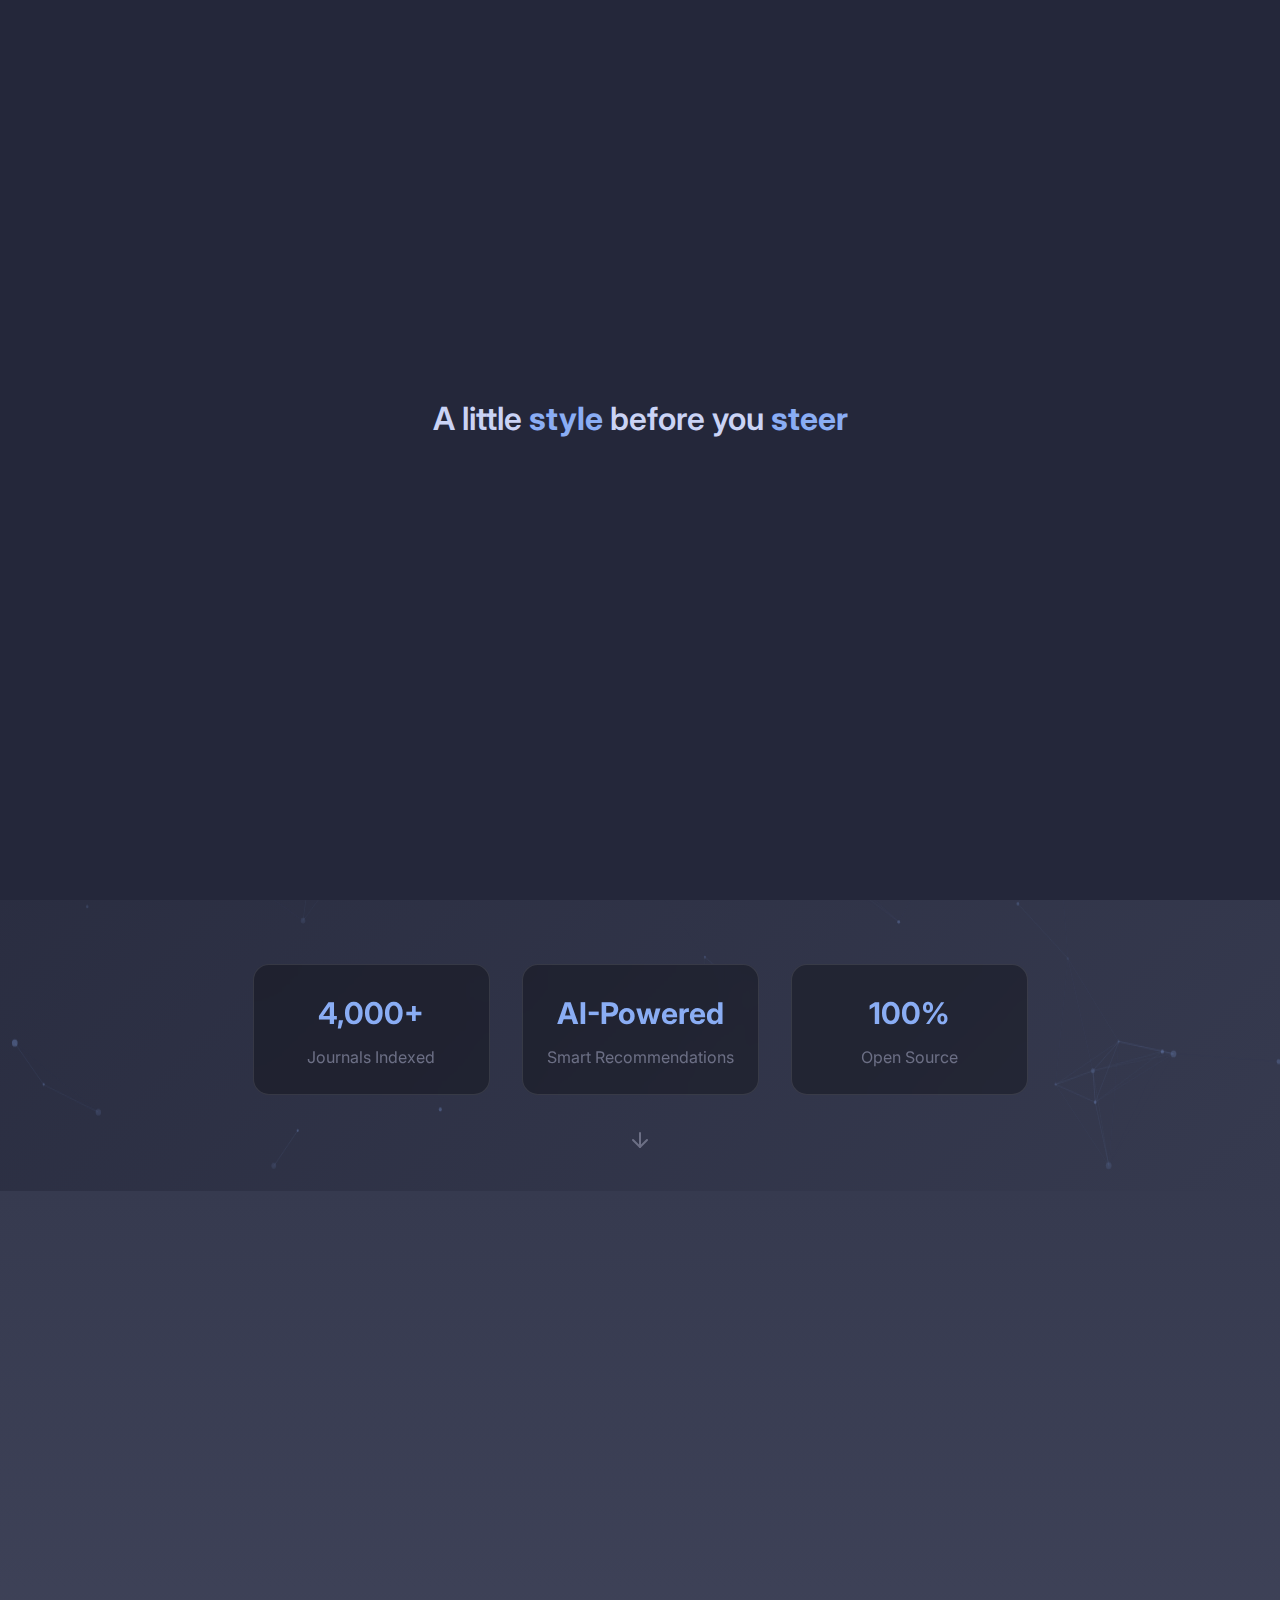
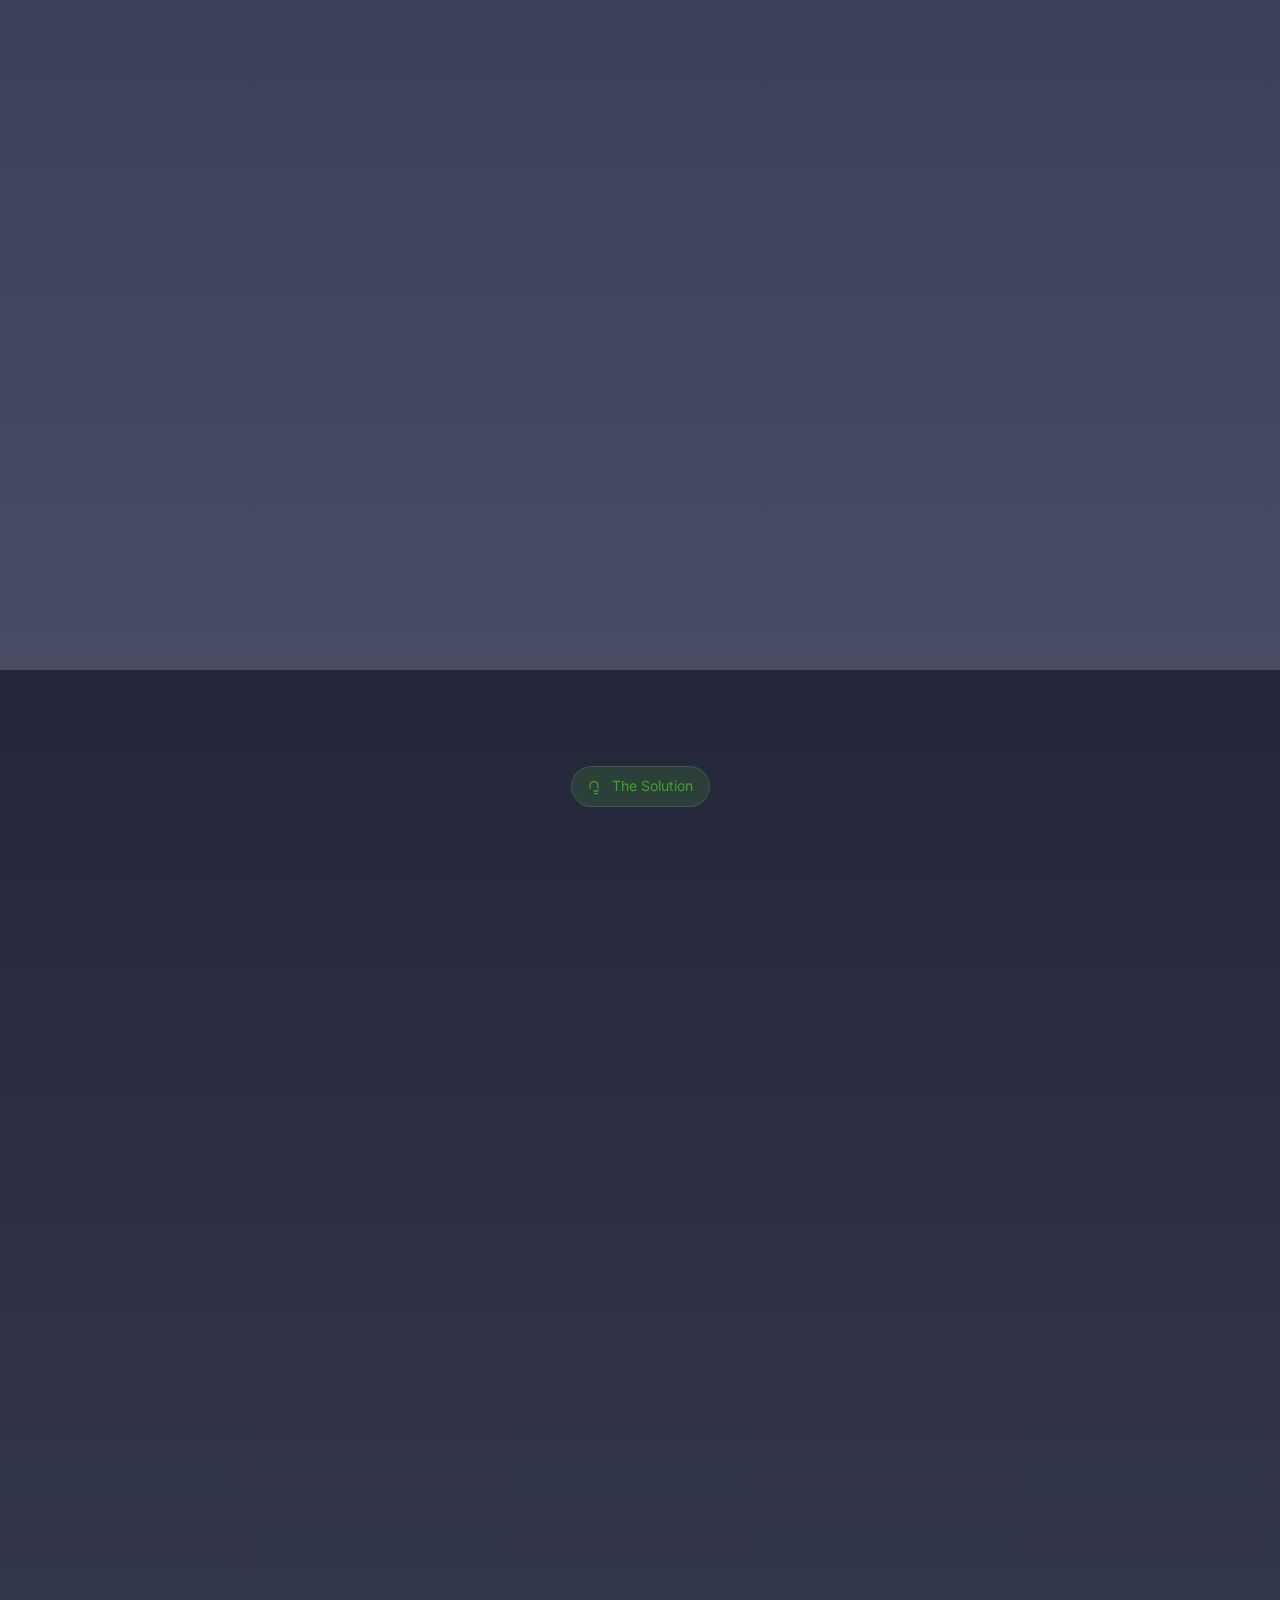
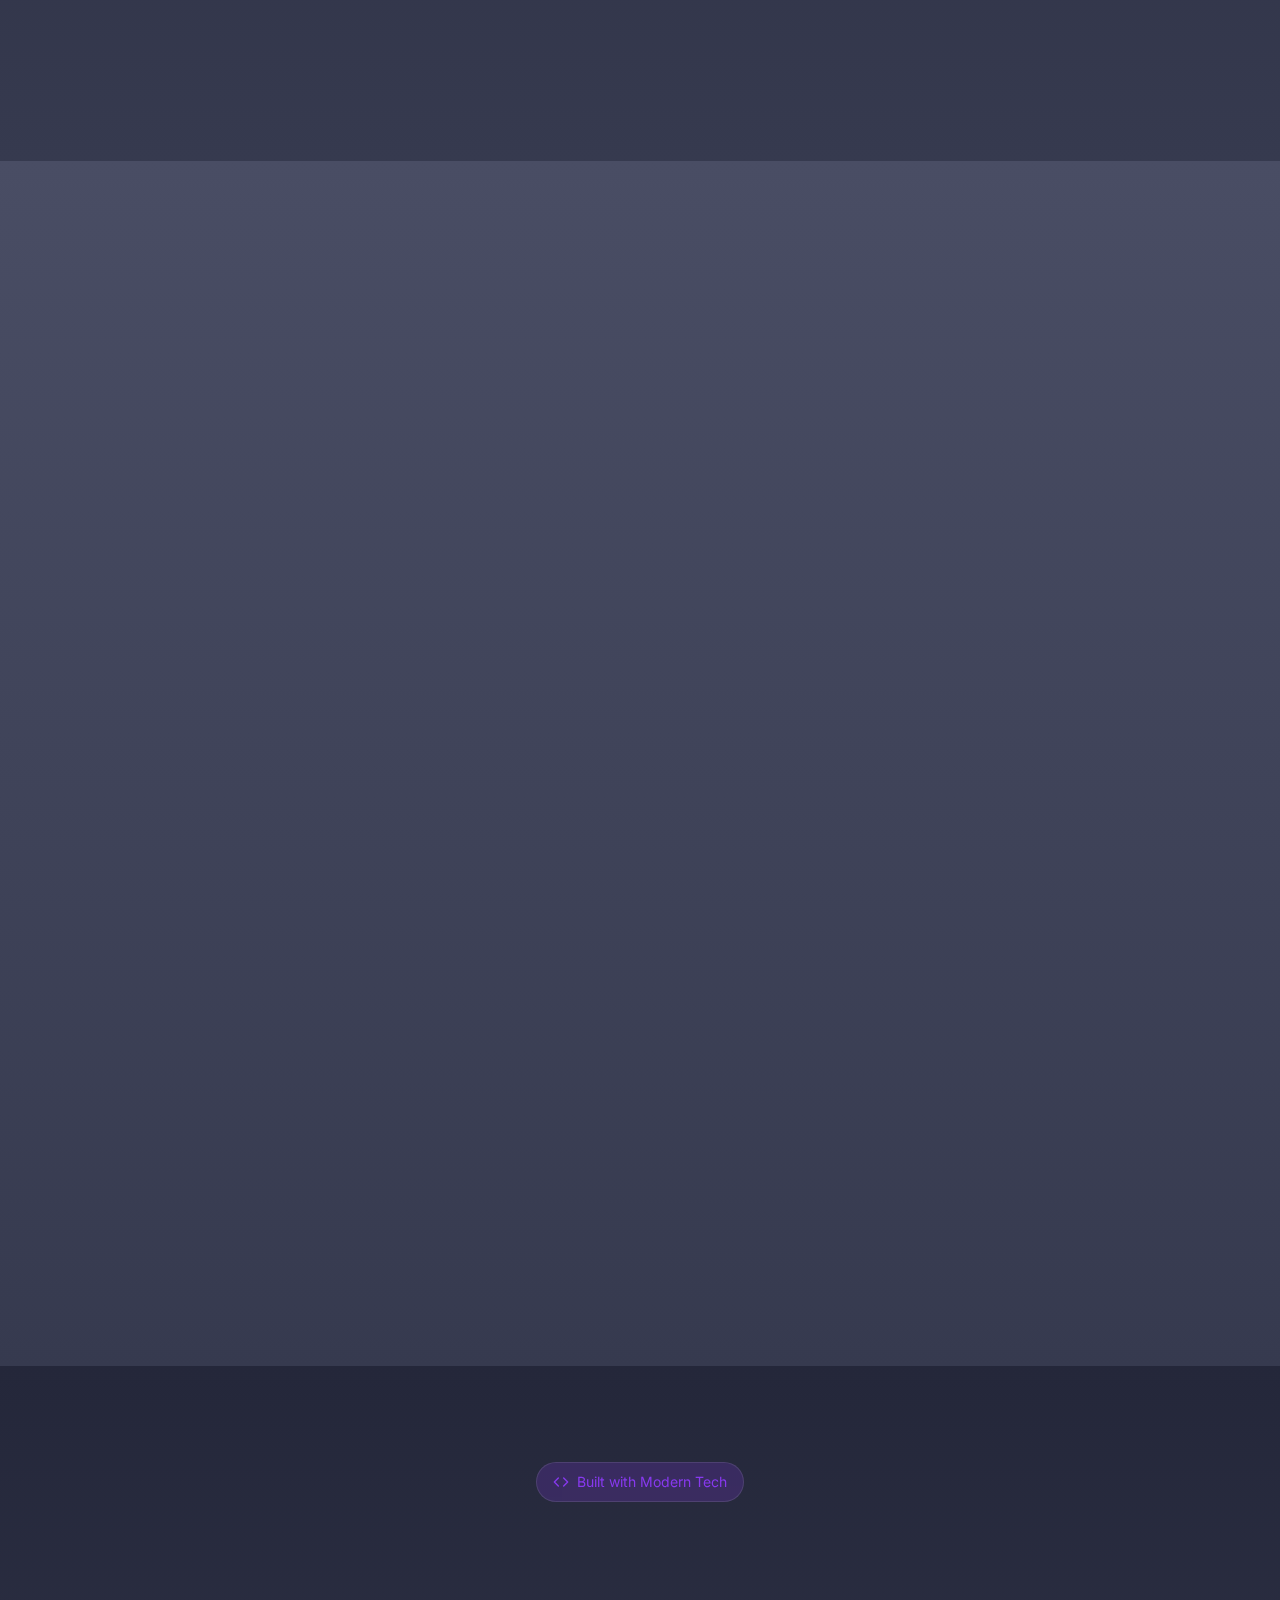
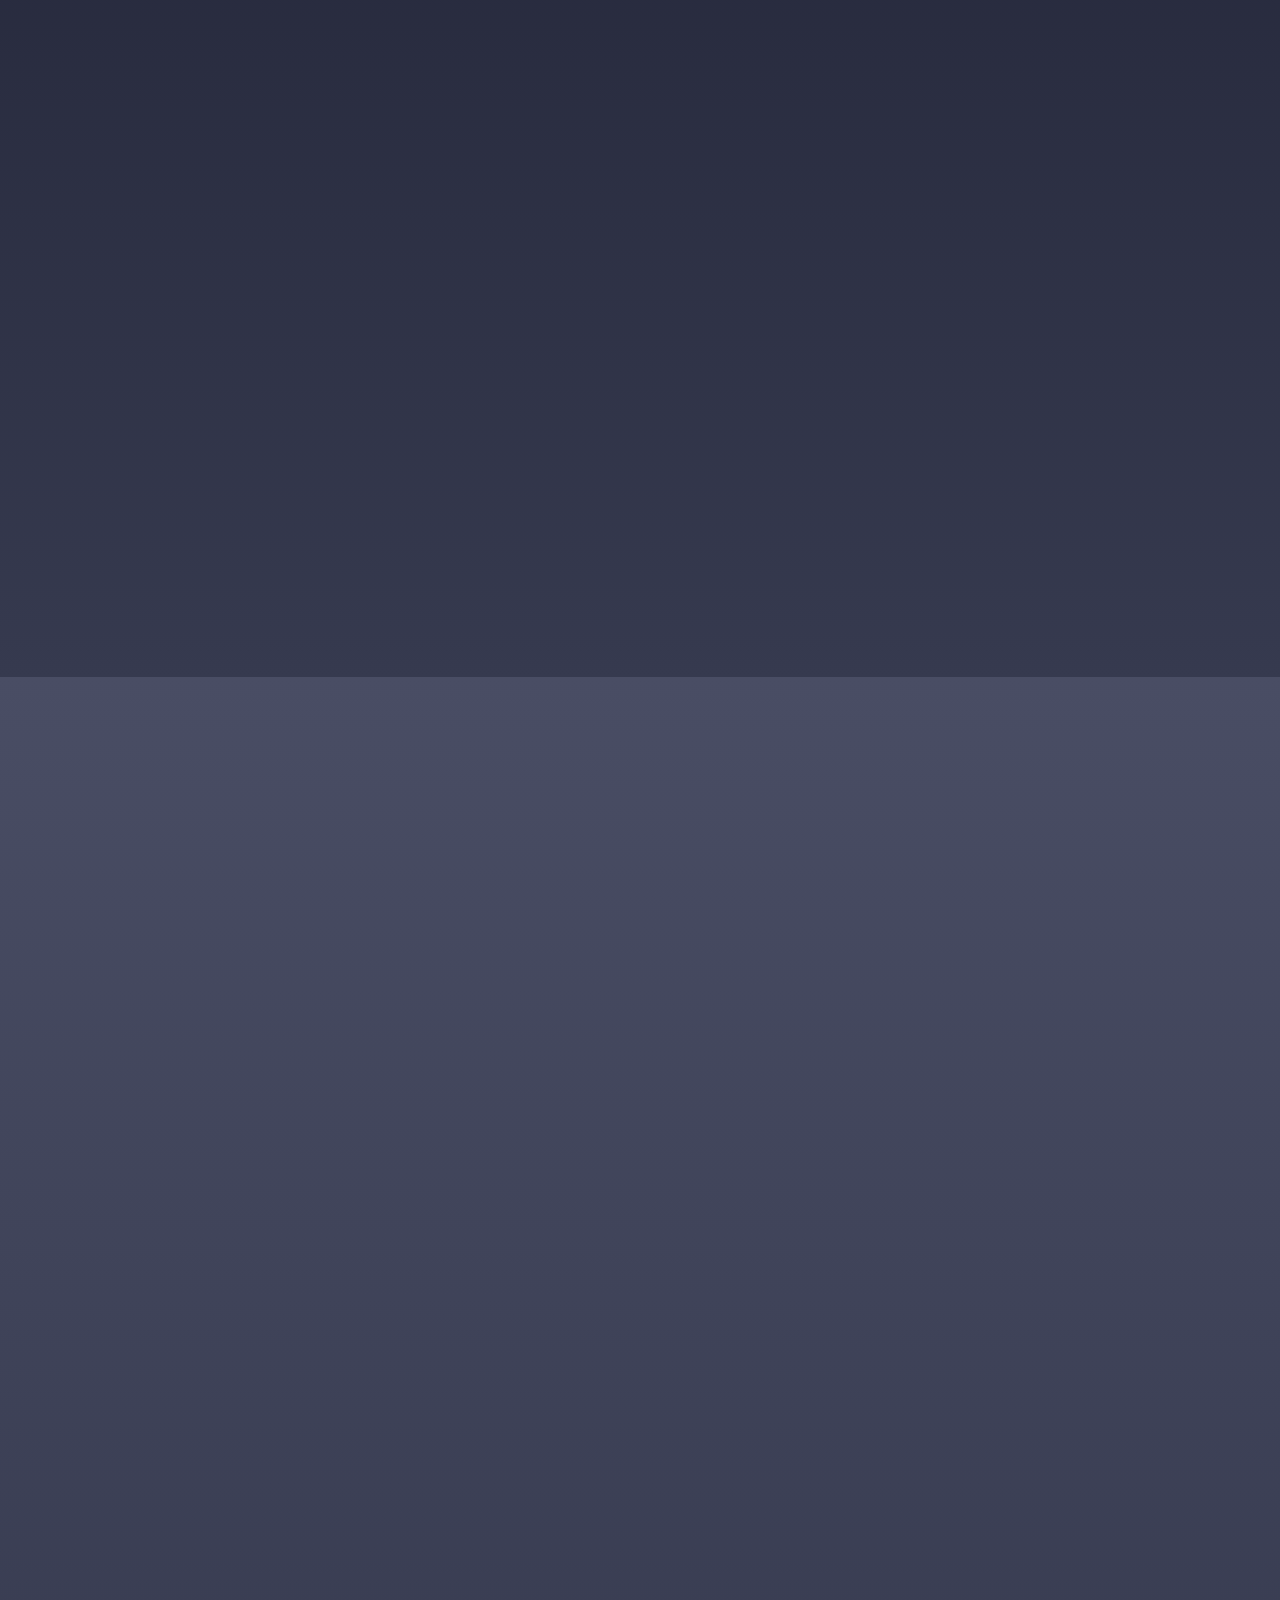
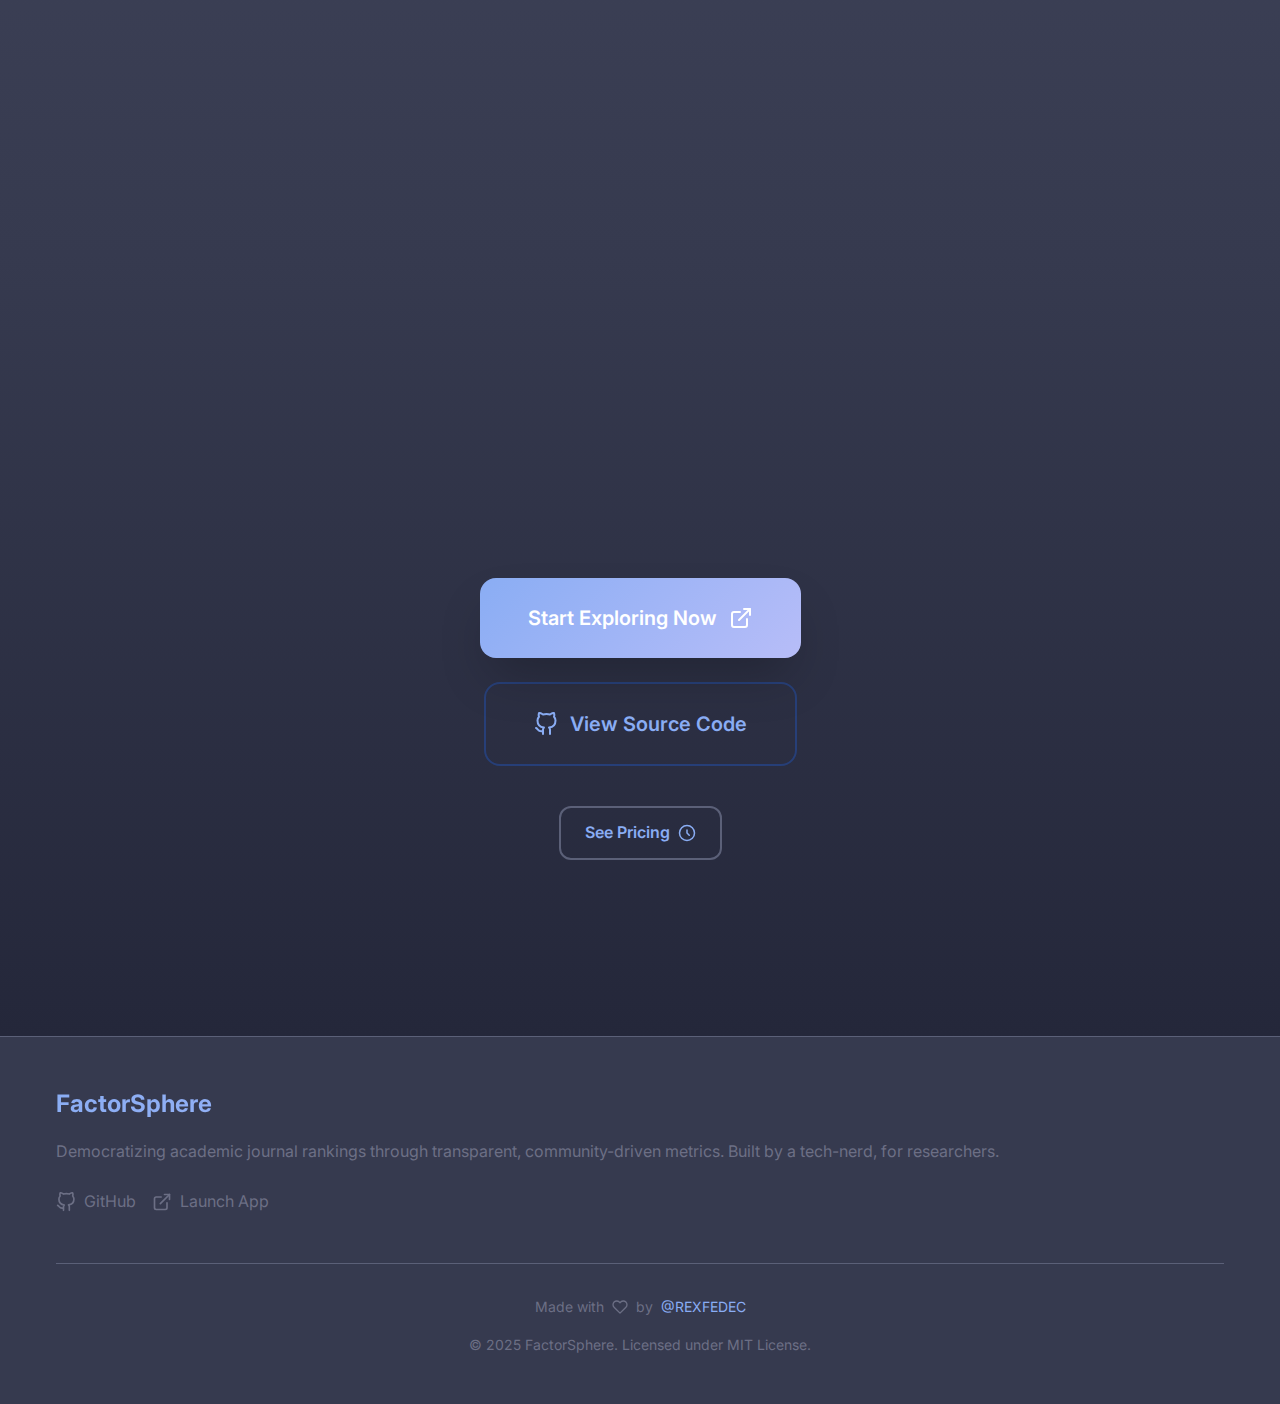
<file: index.html>
<!DOCTYPE html>
<html lang="en">
  <head>
    <!-- Primary Meta Tags -->
    <title>FactorSphere - Transparent Journal Rankings & Impact Factors</title>
    <meta name="title" content="FactorSphere - Transparent Journal Rankings & Impact Factors">
    <meta name="description" content="Community-driven academic journal rankings with transparent methodology. Find journal impact factors, citation metrics, and field-specific rankings.">
    <meta name="keywords" content="FactorSphere, factorsphere, rankings, impact factor, academic, journals, citation metrics, research metrics, journal finder, academic publishing">
    <meta name="author" content="FactorSphere">
    <meta name="robots" content="index, follow">
    <link rel="canonical" href="https://factorsphere.github.io/lander/">

    <!-- Open Graph / Facebook -->
    <meta property="og:type" content="website">
    <meta property="og:url" content="https://factorsphere-lander.pages.dev/">
    <meta property="og:title" content="FactorSphere - Transparent Journal Rankings">
    <meta property="og:description" content="Community-driven academic journal rankings with transparent methodology and real-time updates.">
    <meta property="og:image" content="https://factorsphere-lander.pages.dev/img/tehe.png">

    <!-- Twitter -->
    <meta name="twitter:card" content="summary_large_image">
    <meta name="twitter:url" content="https://factorsphere-lander.pages.dev/">
    <meta name="twitter:title" content="FactorSphere - Transparent Journal Rankings">
    <meta name="twitter:description" content="Community-driven academic journal rankings with transparent methodology and real-time updates.">
    <meta name="twitter:image" content="https://factorsphere-lander.pages.dev/img/tehe.png">

    <!-- Additional SEO Tags -->
    <meta name="application-name" content="FactorSphere">
    <meta name="theme-color" content="#ffffff">
    <meta name="apple-mobile-web-app-capable" content="yes">
    <meta name="apple-mobile-web-app-status-bar-style" content="default">
    <meta name="apple-mobile-web-app-title" content="FactorSphere">
    <meta name="format-detection" content="telephone=no">
    <meta name="mobile-web-app-capable" content="yes">

    <!-- Favicons -->
    <link rel="icon" type="image/svg+xml" href="/img/favicon.svg" />
    <link rel="apple-touch-icon" sizes="180x180" href="/apple-touch-icon.png" />

    <!-- Fonts -->
    <link rel="preconnect" href="https://fonts.googleapis.com" />
    <link rel="preconnect" href="https://fonts.gstatic.com" crossorigin />
    <link href="https://fonts.googleapis.com/css2?family=Inter:wght@300;400;500;600;700;800&family=JetBrains+Mono:wght@400;500;600&display=swap" rel="stylesheet" />

    <!-- Styles -->
    <link rel="stylesheet" href="styles.css" />

    <!-- Theme -->
    <script>
      // Prevent flash of wrong theme
      (function() {
        const theme = localStorage.getItem('factorsphere-theme') || 'dark';
        if (theme === 'dark' || (theme === 'system' && window.matchMedia('(prefers-color-scheme: dark)').matches)) {
          document.documentElement.classList.add('dark');
        }
      })();
    </script>
  </head>

  <body class="min-h-screen bg-background text-foreground overflow-x-hidden">
    
    <!-- Navigation -->
    <nav class="fixed top-0 left-0 right-0 z-50 glass-effect border-b border-opacity-20" style="border-color: var(--border);">
      <div class="container">
        <div style="display: flex; align-items: center; justify-content: space-between; padding: 1rem 0;">
          <div style="display: flex; align-items: center; gap: 0.5rem;">
            <img src="/img/logo_cr.png" alt="FactorSphere Logo" style="width:2.2rem;height:2.2rem;border-radius:50%;vertical-align:middle;">
            <span style="font-size: 1.5rem; font-weight: 700;" class="gradient-text">FactorSphere</span>
          </div>
          
          <div style="display: flex; align-items: center; gap: 1rem;">
            <a href="#problem" style="color: var(--foreground); text-decoration: none; transition: color 0.3s ease;">Problem</a>
            <a href="#solution" style="color: var(--foreground); text-decoration: none; transition: color 0.3s ease;">Solution</a>
            <a href="#features" style="color: var(--foreground); text-decoration: none; transition: color 0.3s ease;">Features</a>
            <a href="#technology" style="color: var(--foreground); text-decoration: none; transition: color 0.3s ease;">Tech</a>
            <a href="pricing.html" style="color: var(--foreground); text-decoration: none; transition: color 0.3s ease;">Pricing</a>
            
            <button id="theme-toggle" class="btn" style="padding: 0.5rem; background: transparent; border: 1px solid var(--border);">
              <span id="theme-icon">
                <svg width="20" height="20" viewBox="0 0 24 24" fill="none" stroke="currentColor" stroke-width="2" stroke-linecap="round" stroke-linejoin="round"><path d="M21 12.79A9 9 0 1 1 11.21 3 7 7 0 0 0 21 12.79z"/></svg>
              </span>
            </button>
            
            <a href="https://factorsphere.pages.dev/" target="_blank" class="btn btn-primary" style="display: flex; align-items: center; gap: 0.5rem;">
              Launch App
              <svg width="16" height="16" viewBox="0 0 24 24" fill="none" stroke="currentColor" stroke-width="2" stroke-linecap="round" stroke-linejoin="round"><path d="M18 13v6a2 2 0 0 1-2 2H5a2 2 0 0 1-2-2V8a2 2 0 0 1 2-2h6"/><polyline points="15,3 21,3 21,9"/><line x1="10" y1="14" x2="21" y2="3"/></svg>
            </a>
          </div>
        </div>
      </div>
    </nav>

    <!-- Hero Section -->
    <section class="hero-section" style="min-height: 100vh; display: flex; align-items: center; justify-content: center; position: relative; background: linear-gradient(135deg, var(--background), var(--macchiato-surface0));" class="bg-grid-pattern">
      <canvas id="hero-canvas" style="position: absolute; top: 0; left: 0; width: 100%; height: 100%; opacity: 0.6; pointer-events: none;"></canvas>
      
      <div class="container" style="position: relative; z-index: 10; text-align: center;">
        <div class="animate-on-scroll">
          <div style="display: inline-flex; align-items: center; gap: 0.5rem; background: rgba(114, 135, 253, 0.2); color: var(--latte-lavender); padding: 0.5rem 1rem; border-radius: 2rem; font-size: 0.875rem; margin-bottom: 2rem;" class="glass-effect">
            <svg width="16" height="16" viewBox="0 0 24 24" fill="none" stroke="currentColor" stroke-width="2" stroke-linecap="round" stroke-linejoin="round"><polygon points="13,2 3,14 12,14 11,22 21,10 12,10 13,2"/></svg>
            <span>Democratizing Academic Research</span>
          </div>
          
          <div style="display: flex; justify-content: center; margin-bottom: 1.2rem;">
            <img src="/img/owl.png" alt="Owl Mascot" style="width:7rem;height:7rem;">
          </div>
          
          <h1 style="font-size: clamp(2.5rem, 8vw, 4.5rem); font-weight: 700; margin-bottom: 1.5rem; line-height: 1.1;" class="gradient-text">
            The Future of<br>
            <span style="color: var(--primary);">Journal Rankings</span>
          </h1>
          
          <p style="font-size: clamp(1.125rem, 4vw, 1.5rem); color: var(--latte-subtext0); margin-bottom: 2rem; max-width: 48rem; margin-left: auto; margin-right: auto; line-height: 1.6;">
            Open-source, transparent, and community-driven journal metrics that empower researchers worldwide
          </p>
          
          <div style="display: flex; flex-wrap: wrap; justify-content: center; gap: 1rem; margin-bottom: 3rem;">
            <div style="display: flex; align-items: center; gap: 0.5rem; background: rgba(255, 255, 255, 0.1); padding: 0.5rem 1rem; border-radius: 2rem;" class="glass-effect">
              <svg width="20" height="20" viewBox="0 0 24 24" fill="none" stroke="currentColor" stroke-width="2" stroke-linecap="round" stroke-linejoin="round"><circle cx="11" cy="11" r="8"/><path d="m21 21-4.35-4.35"/></svg>
              <span style="font-weight: 500;">Smart Search</span>
            </div>
            <div style="display: flex; align-items: center; gap: 0.5rem; background: rgba(255, 255, 255, 0.1); padding: 0.5rem 1rem; border-radius: 2rem;" class="glass-effect">
              <svg width="20" height="20" viewBox="0 0 24 24" fill="none" stroke="currentColor" stroke-width="2" stroke-linecap="round" stroke-linejoin="round"><ellipse cx="12" cy="5" rx="9" ry="3"/><path d="M3 5v14c0 1.66 4.03 3 9 3s9-1.34 9-3V5"/><path d="M3 12c0 1.66 4.03 3 9 3s9-1.34 9-3"/></svg>
              <span style="font-weight: 500;">Open Data</span>
            </div>
            <div style="display: flex; align-items: center; gap: 0.5rem; background: rgba(255, 255, 255, 0.1); padding: 0.5rem 1rem; border-radius: 2rem;" class="glass-effect">
              <svg width="20" height="20" viewBox="0 0 24 24" fill="none" stroke="currentColor" stroke-width="2" stroke-linecap="round" stroke-linejoin="round"><polygon points="13,2 3,14 12,14 11,22 21,10 12,10 13,2"/></svg>
              <span style="font-weight: 500;">AI Powered</span>
            </div>
          </div>
          
          <div style="display: flex; flex-direction: column; align-items: center; gap: 1rem; margin-bottom: 4rem;">
            <a href="https://factorsphere.pages.dev/" target="_blank" class="btn btn-primary" style="display: flex; align-items: center; gap: 0.5rem; padding: 1rem 2rem; font-size: 1.125rem;">
              Explore FactorSphere
              <svg width="20" height="20" viewBox="0 0 24 24" fill="none" stroke="currentColor" stroke-width="2" stroke-linecap="round" stroke-linejoin="round"><path d="M18 13v6a2 2 0 0 1-2 2H5a2 2 0 0 1-2-2V8a2 2 0 0 1 2-2h6"/><polyline points="15,3 21,3 21,9"/><line x1="10" y1="14" x2="21" y2="3"/></svg>
            </a>
            <button onclick="scrollToSection('features')" class="btn btn-outline" style="display: flex; align-items: center; gap: 0.5rem; padding: 1rem 2rem; font-size: 1.125rem;">
              Learn More
              <svg width="20" height="20" viewBox="0 0 24 24" fill="none" stroke="currentColor" stroke-width="2" stroke-linecap="round" stroke-linejoin="round"><path d="M5 12h14"/><path d="m12 5 7 7-7 7"/></svg>
            </button>
          </div>
          
          <div style="display: grid; grid-template-columns: repeat(auto-fit, minmax(200px, 1fr)); gap: 2rem; max-width: 64rem; margin: 0 auto;">
            <div style="text-align: center; padding: 1.5rem; border-radius: 1rem;" class="glass-effect">
              <div style="font-size: 1.875rem; font-weight: 700; color: var(--primary); margin-bottom: 0.5rem;">4,000+</div>
              <div style="color: var(--latte-subtext0);">Journals Indexed</div>
            </div>
            <div style="text-align: center; padding: 1.5rem; border-radius: 1rem;" class="glass-effect">
              <div style="font-size: 1.875rem; font-weight: 700; color: var(--primary); margin-bottom: 0.5rem;">AI-Powered</div>
              <div style="color: var(--latte-subtext0);">Smart Recommendations</div>
            </div>
            <div style="text-align: center; padding: 1.5rem; border-radius: 1rem;" class="glass-effect">
              <div style="font-size: 1.875rem; font-weight: 700; color: var(--primary); margin-bottom: 0.5rem;">100%</div>
              <div style="color: var(--latte-subtext0);">Open Source</div>
            </div>
          </div>
        </div>
      </div>
      
      <div style="position: absolute; bottom: 2rem; left: 50%; transform: translateX(-50%); animation: bounce 2s infinite;">
        <button onclick="scrollToSection('problem')" style="color: var(--latte-subtext0); background: none; border: none; cursor: pointer; transition: color 0.3s ease;">
          <svg width="24" height="24" viewBox="0 0 24 24" fill="none" stroke="currentColor" stroke-width="2" stroke-linecap="round" stroke-linejoin="round" style="transform: rotate(90deg);"><path d="M5 12h14"/><path d="m12 5 7 7-7 7"/></svg>
        </button>
      </div>
    </section>

    <!-- Problem Section -->
    <section id="problem" style="padding: 6rem 0; background: linear-gradient(180deg, var(--macchiato-surface0), var(--macchiato-surface1)); position: relative; overflow: hidden;" class="bg-grid-pattern">
      <div class="container" style="position: relative;">
        <div style="text-align: center; margin-bottom: 5rem;">
          <h2 class="animate-on-scroll gradient-text" style="font-size: clamp(2rem, 6vw, 3rem); font-weight: 700; margin-bottom: 1.5rem;">
            The Academic Crisis
          </h2>
          <p class="animate-on-scroll" style="font-size: 1.25rem; color: var(--latte-subtext0); max-width: 48rem; margin: 0 auto; line-height: 1.6;">
            The current journal ranking system is broken. Researchers worldwide struggle with 
            opaque, expensive, and biased metrics that hinder scientific progress.
          </p>
        </div>

        <div style="display: grid; grid-template-columns: repeat(auto-fit, minmax(300px, 1fr)); gap: 2rem; margin-bottom: 5rem;">
          <div class="animate-on-scroll glass-effect problem-card" style="height: 100%; background: var(--background); border-radius: 1rem; padding: 2rem; border: 1px solid rgba(210, 15, 57, 0.2);">
            <div style="display: inline-flex; align-items: center; justify-content: center; width: 4rem; height: 4rem; background: linear-gradient(135deg, rgba(210, 15, 57, 0.2), rgba(230, 69, 83, 0.2)); border-radius: 0.75rem; margin-bottom: 1.5rem;">
              <svg width="32" height="32" viewBox="0 0 24 24" fill="none" stroke="currentColor" stroke-width="2" stroke-linecap="round" stroke-linejoin="round"><rect width="18" height="11" x="3" y="11" rx="2" ry="2"/><path d="m7 11V7a5 5 0 0 1 10 0v4"/></svg>
            </div>
            <h3 style="font-size: 1.25rem; font-weight: 700; color: var(--foreground); margin-bottom: 1rem;">Closed Source Rankings</h3>
            <p style="color: var(--latte-subtext0); line-height: 1.6;">Traditional journal rankings are hidden behind paywalls and proprietary algorithms, making them inaccessible to many researchers.</p>
          </div>

          <div class="animate-on-scroll glass-effect problem-card" style="height: 100%; background: var(--background); border-radius: 1rem; padding: 2rem; border: 1px solid rgba(210, 15, 57, 0.2);">
            <div style="display: inline-flex; align-items: center; justify-content: center; width: 4rem; height: 4rem; background: linear-gradient(135deg, rgba(210, 15, 57, 0.2), rgba(230, 69, 83, 0.2)); border-radius: 0.75rem; margin-bottom: 1.5rem;">
              <svg width="32" height="32" viewBox="0 0 24 24" fill="none" stroke="currentColor" stroke-width="2" stroke-linecap="round" stroke-linejoin="round"><path d="m21.73 18-8-14a2 2 0 0 0-3.48 0l-8 14A2 2 0 0 0 4 21h16a2 2 0 0 0 1.73-3Z"/><path d="M12 9v4"/><path d="m12 17.02.01 0"/></svg>
            </div>
            <h3 style="font-size: 1.25rem; font-weight: 700; color: var(--foreground); margin-bottom: 1rem;">Lack of Transparency</h3>
            <p style="color: var(--latte-subtext0); line-height: 1.6;">How are impact factors calculated? What criteria are used? These questions remain unanswered in traditional systems.</p>
          </div>

          <div class="animate-on-scroll glass-effect problem-card" style="height: 100%; background: var(--background); border-radius: 1rem; padding: 2rem; border: 1px solid rgba(210, 15, 57, 0.2);">
            <div style="display: inline-flex; align-items: center; justify-content: center; width: 4rem; height: 4rem; background: linear-gradient(135deg, rgba(210, 15, 57, 0.2), rgba(230, 69, 83, 0.2)); border-radius: 0.75rem; margin-bottom: 1.5rem;">
              <svg width="32" height="32" viewBox="0 0 24 24" fill="none" stroke="currentColor" stroke-width="2" stroke-linecap="round" stroke-linejoin="round"><line x1="12" y1="1" x2="12" y2="23"/><path d="M17 5H9.5a3.5 3.5 0 0 0 0 7h5a3.5 3.5 0 0 1 0 7H6"/></svg>
            </div>
            <h3 style="font-size: 1.25rem; font-weight: 700; color: var(--foreground); margin-bottom: 1rem;">Expensive Access</h3>
            <p style="color: var(--latte-subtext0); line-height: 1.6;">Many researchers, especially from developing countries, cannot afford expensive subscriptions to ranking databases.</p>
          </div>
        </div>

        <div class="animate-on-scroll glass-effect" style="text-align: center; background: linear-gradient(135deg, rgba(210, 15, 57, 0.1), rgba(230, 69, 83, 0.1)); border-radius: 2rem; padding: 3rem;">
          <h3 style="font-size: 1.875rem; font-weight: 700; color: var(--foreground); margin-bottom: 1rem;">
            It's Time for Change
          </h3>
          <p style="font-size: 1.25rem; color: var(--latte-subtext0); max-width: 32rem; margin: 0 auto;">
            The research community deserves better. We need transparent, accessible, 
            and community-driven journal metrics that serve science, not profit.
          </p>
        </div>
      </div>
    </section>

    <!-- Solution Section -->
    <section id="solution" style="padding: 6rem 0; background: linear-gradient(180deg, var(--background), var(--macchiato-surface0)); position: relative; overflow: hidden;">
      <div class="container" style="position: relative;">
        <div style="text-align: center; margin-bottom: 5rem;">
          <div style="display: inline-flex; align-items: center; gap: 0.5rem; background: rgba(64, 160, 43, 0.2); color: var(--latte-green); padding: 0.5rem 1rem; border-radius: 2rem; font-size: 0.875rem; margin-bottom: 1.5rem;" class="glass-effect">
            <svg width="16" height="16" viewBox="0 0 24 24" fill="none" stroke="currentColor" stroke-width="2" stroke-linecap="round" stroke-linejoin="round"><path d="M15 14C15 12.8954 15 11.1046 15 10C15 6.68629 12.3137 4 9 4C5.68629 4 3 6.68629 3 10C3 11.1046 3 12.8954 3 14"/><path d="M9 18H15"/><path d="M10 22H14"/></svg>
            <span>The Solution</span>
          </div>
          
          <h2 class="animate-on-scroll gradient-text" style="font-size: clamp(2rem, 6vw, 3rem); font-weight: 700; margin-bottom: 1.5rem;">
            Introducing FactorSphere
          </h2>
          
          <p class="animate-on-scroll" style="font-size: 1.25rem; color: var(--latte-subtext0); max-width: 48rem; margin: 0 auto; line-height: 1.6;">
            A revolutionary platform that democratizes journal rankings through transparency, 
            accessibility, and community collaboration.
          </p>
        </div>

        <div style="display: grid; grid-template-columns: repeat(auto-fit, minmax(300px, 1fr)); gap: 2rem;">
          <div class="animate-on-scroll glass-effect solution-card" style="height: 100%; background: var(--background); border-radius: 1rem; padding: 2rem;">
            <div style="display: inline-flex; align-items: center; justify-content: center; width: 4rem; height: 4rem; background: linear-gradient(135deg, rgba(64, 160, 43, 0.2), rgba(23, 146, 153, 0.2)); border-radius: 0.75rem; margin-bottom: 1.5rem;">
              <svg width="32" height="32" viewBox="0 0 24 24" fill="none" stroke="currentColor" stroke-width="2" stroke-linecap="round" stroke-linejoin="round"><path d="M12 22s8-4 8-10V5l-8-3-8 3v7c0 6 8 10 8 10z"/></svg>
            </div>
            <h3 style="font-size: 1.25rem; font-weight: 700; color: var(--foreground); margin-bottom: 1rem;">Complete Transparency</h3>
            <p style="color: var(--latte-subtext0); line-height: 1.6;">Every calculation, every data source, every methodology is open and verifiable. No black boxes.</p>
          </div>

          <div class="animate-on-scroll glass-effect solution-card" style="height: 100%; background: var(--background); border-radius: 1rem; padding: 2rem;">
            <div style="display: inline-flex; align-items: center; justify-content: center; width: 4rem; height: 4rem; background: linear-gradient(135deg, rgba(30, 102, 245, 0.2), rgba(32, 159, 181, 0.2)); border-radius: 0.75rem; margin-bottom: 1.5rem;">
              <svg width="32" height="32" viewBox="0 0 24 24" fill="none" stroke="currentColor" stroke-width="2" stroke-linecap="round" stroke-linejoin="round"><circle cx="12" cy="12" r="10"/><line x1="2" y1="12" x2="22" y2="12"/><path d="M12 2a15.3 15.3 0 0 1 4 10 15.3 15.3 0 0 1-4 10 15.3 15.3 0 0 1-4-10 15.3 15.3 0 0 1 4-10z"/></svg>
            </div>
            <h3 style="font-size: 1.25rem; font-weight: 700; color: var(--foreground); margin-bottom: 1rem;">Universal Access</h3>
            <p style="color: var(--latte-subtext0); line-height: 1.6;">Free for everyone, everywhere. No subscriptions, no paywalls, no geographical restrictions.</p>
          </div>

          <div class="animate-on-scroll glass-effect solution-card" style="height: 100%; background: var(--background); border-radius: 1rem; padding: 2rem;">
            <div style="display: inline-flex; align-items: center; justify-content: center; width: 4rem; height: 4rem; background: linear-gradient(135deg, rgba(234, 118, 203, 0.2), rgba(136, 57, 239, 0.2)); border-radius: 0.75rem; margin-bottom: 1.5rem;">
              <svg width="32" height="32" viewBox="0 0 24 24" fill="none" stroke="currentColor" stroke-width="2" stroke-linecap="round" stroke-linejoin="round"><path d="M20.84 4.61a5.5 5.5 0 0 0-7.78 0L12 5.67l-1.06-1.06a5.5 5.5 0 0 0-7.78 7.78l1.06 1.06L12 21.23l7.78-7.78 1.06-1.06a5.5 5.5 0 0 0 0-7.78z"/></svg>
            </div>
            <h3 style="font-size: 1.25rem; font-weight: 700; color: var(--foreground); margin-bottom: 1rem;">Community Driven</h3>
            <p style="color: var(--latte-subtext0); line-height: 1.6;">Built with researchers, for researchers. Your insights and contributions shape the platform.</p>
          </div>

          <div class="animate-on-scroll glass-effect solution-card" style="height: 100%; background: var(--background); border-radius: 1rem; padding: 2rem;">
            <div style="display: inline-flex; align-items: center; justify-content: center; width: 4rem; height: 4rem; background: linear-gradient(135deg, rgba(114, 135, 253, 0.2), rgba(30, 102, 245, 0.2)); border-radius: 0.75rem; margin-bottom: 1.5rem;">
              <svg width="32" height="32" viewBox="0 0 24 24" fill="none" stroke="currentColor" stroke-width="2" stroke-linecap="round" stroke-linejoin="round"><path d="m12 3-1.912 5.813a2 2 0 0 1-1.275 1.275L3 12l5.813 1.912a2 2 0 0 1 1.275 1.275L12 21l1.912-5.813a2 2 0 0 1 1.275-1.275L21 12l-5.813-1.912a2 2 0 0 1-1.275-1.275L12 3Z"/><path d="M5 3v4"/><path d="M19 17v4"/><path d="M3 5h4"/><path d="M17 19h4"/></svg>
            </div>
            <h3 style="font-size: 1.25rem; font-weight: 700; color: var(--foreground); margin-bottom: 1rem;">AI Enhanced</h3>
            <p style="color: var(--latte-subtext0); line-height: 1.6;">Smart recommendations powered by advanced AI to help you find the perfect journal for your research.</p>
          </div>
        </div>
      </div>
    </section>

    <!-- Features Section -->
    <section id="features" style="padding: 6rem 0; background: linear-gradient(180deg, var(--macchiato-surface1), var(--macchiato-surface0)); position: relative; overflow: hidden;">
      <div class="container" style="position: relative;">
        <div style="text-align: center; margin-bottom: 5rem;">
          <h2 class="animate-on-scroll gradient-text" style="font-size: clamp(2rem, 6vw, 3rem); font-weight: 700; margin-bottom: 1.5rem;">
            Powerful Features
          </h2>
          <p class="animate-on-scroll" style="font-size: 1.25rem; color: var(--latte-subtext0); max-width: 48rem; margin: 0 auto; line-height: 1.6;">
            Everything you need to make informed decisions about journal selection and publication strategy.
          </p>
        </div>

        <div style="display: grid; grid-template-columns: repeat(auto-fit, minmax(250px, 1fr)); gap: 2rem; margin-bottom: 5rem;">
          <div class="animate-on-scroll glass-effect feature-card" style="height: 100%; background: var(--background); border-radius: 1rem; padding: 2rem; border: 1px solid rgba(172, 176, 190, 0.3);">
            <div style="display: inline-flex; align-items: center; justify-content: center; width: 4rem; height: 4rem; background: linear-gradient(135deg, rgba(30, 102, 245, 0.2), rgba(114, 135, 253, 0.2)); border-radius: 0.75rem; margin-bottom: 1.5rem;">
              <svg width="32" height="32" viewBox="0 0 24 24" fill="none" stroke="currentColor" stroke-width="2" stroke-linecap="round" stroke-linejoin="round"><circle cx="11" cy="11" r="8"/><path d="m21 21-4.35-4.35"/></svg>
            </div>
            <h4 style="font-size: 1.25rem; font-weight: 700; color: var(--foreground); margin-bottom: 1rem;">Smart Search</h4>
            <p style="color: var(--latte-subtext0); line-height: 1.6;">Instant journal search with advanced filtering by field, impact factor, and more.</p>
          </div>

          <div class="animate-on-scroll glass-effect feature-card" style="height: 100%; background: var(--background); border-radius: 1rem; padding: 2rem; border: 1px solid rgba(172, 176, 190, 0.3);">
            <div style="display: inline-flex; align-items: center; justify-content: center; width: 4rem; height: 4rem; background: linear-gradient(135deg, rgba(30, 102, 245, 0.2), rgba(114, 135, 253, 0.2)); border-radius: 0.75rem; margin-bottom: 1.5rem;">
              <svg width="32" height="32" viewBox="0 0 24 24" fill="none" stroke="currentColor" stroke-width="2" stroke-linecap="round" stroke-linejoin="round"><path d="M9.5 2A2.5 2.5 0 0 1 12 4.5v15a2.5 2.5 0 0 1-4.96.44 2.5 2.5 0 0 1-2.96-3.08 3 3 0 0 1-.34-5.58 2.5 2.5 0 0 1 1.32-4.24 2.5 2.5 0 0 1 1.98-3A2.5 2.5 0 0 1 9.5 2Z"/><path d="M14.5 2A2.5 2.5 0 0 0 12 4.5v15a2.5 2.5 0 0 0 4.96.44 2.5 2.5 0 0 0 2.96-3.08 3 3 0 0 0 .34-5.58 2.5 2.5 0 0 0-1.32-4.24 2.5 2.5 0 0 0-1.98-3A2.5 2.5 0 0 0 14.5 2Z"/></svg>
            </div>
            <h4 style="font-size: 1.25rem; font-weight: 700; color: var(--foreground); margin-bottom: 1rem;">AI Recommendations</h4>
            <p style="color: var(--latte-subtext0); line-height: 1.6;">Get personalized journal suggestions powered by semantic search and embeddings.</p>
          </div>

          <div class="animate-on-scroll glass-effect feature-card" style="height: 100%; background: var(--background); border-radius: 1rem; padding: 2rem; border: 1px solid rgba(172, 176, 190, 0.3);">
            <div style="display: inline-flex; align-items: center; justify-content: center; width: 4rem; height: 4rem; background: linear-gradient(135deg, rgba(30, 102, 245, 0.2), rgba(114, 135, 253, 0.2)); border-radius: 0.75rem; margin-bottom: 1.5rem;">
              <svg width="32" height="32" viewBox="0 0 24 24" fill="none" stroke="currentColor" stroke-width="2" stroke-linecap="round" stroke-linejoin="round"><ellipse cx="12" cy="5" rx="9" ry="3"/><path d="M3 5v14c0 1.66 4.03 3 9 3s9-1.34 9-3V5"/><path d="M3 12c0 1.66 4.03 3 9 3s9-1.34 9-3"/></svg>
            </div>
            <h4 style="font-size: 1.25rem; font-weight: 700; color: var(--foreground); margin-bottom: 1rem;">Comprehensive Metrics</h4>
            <p style="color: var(--latte-subtext0); line-height: 1.6;">Impact factors, SJR rankings, H-index, and citation analytics all in one place.</p>
          </div>
        </div>

        <div class="animate-on-scroll glass-effect" style="text-align: center; background: linear-gradient(135deg, rgba(30, 102, 245, 0.1), rgba(114, 135, 253, 0.1)); border-radius: 2rem; padding: 3rem;">
          <h3 style="font-size: 1.875rem; font-weight: 700; color: var(--foreground); margin-bottom: 1rem;">
            Ready to Experience the Future?
          </h3>
          <p style="font-size: 1.25rem; color: var(--latte-subtext0); max-width: 32rem; margin: 0 auto 2rem;">
            Join thousands of researchers who have already discovered the power of transparent, 
            community-driven journal metrics.
          </p>
          <div style="display: flex; flex-direction: column; align-items: center; gap: 1rem;">
            <a href="https://factorsphere.pages.dev/" target="_blank" class="btn btn-primary">
              Launch FactorSphere
            </a>
            <a href="https://github.com/FactorSphere/core" target="_blank" class="btn btn-outline">
              View Source Code
            </a>
          </div>
        </div>
      </div>
    </section>

    <!-- Technology Section -->
    <section id="technology" style="padding: 6rem 0; background: linear-gradient(180deg, var(--background), var(--macchiato-surface0)); position: relative; overflow: hidden;">
      <div class="container" style="position: relative;">
        <div style="text-align: center; margin-bottom: 5rem;">
          <div style="display: inline-flex; align-items: center; gap: 0.5rem; background: rgba(136, 57, 239, 0.2); color: var(--latte-mauve); padding: 0.5rem 1rem; border-radius: 2rem; font-size: 0.875rem; margin-bottom: 1.5rem;" class="glass-effect">
            <svg width="16" height="16" viewBox="0 0 24 24" fill="none" stroke="currentColor" stroke-width="2" stroke-linecap="round" stroke-linejoin="round"><polyline points="16,18 22,12 16,6"/><polyline points="8,6 2,12 8,18"/></svg>
            <span>Built with Modern Tech</span>
          </div>
          
          <h2 class="animate-on-scroll gradient-text" style="font-size: clamp(2rem, 6vw, 3rem); font-weight: 700; margin-bottom: 1.5rem;">
            Cutting-Edge Architecture
          </h2>
          
          <p class="animate-on-scroll" style="font-size: 1.25rem; color: var(--latte-subtext0); max-width: 48rem; margin: 0 auto; line-height: 1.6;">
            FactorSphere leverages the latest technologies to deliver unparalleled performance, 
            reliability, and user experience.
          </p>
        </div>

        <div class="animate-on-scroll glass-effect system-architecture-card" style="border-radius: 2rem; padding: 3rem; margin-bottom: 5rem;">
          <h3 style="font-size: 1.5rem; font-weight: 700; color: var(--foreground); margin-bottom: 2rem; text-align: center;">
            System Architecture
          </h3>
          
          <div style="display: grid; grid-template-columns: repeat(auto-fit, minmax(200px, 1fr)); gap: 2rem;">
            <div style="text-align: center;">
              <div style="display: inline-flex; align-items: center; justify-content: center; width: 4rem; height: 4rem; background: linear-gradient(135deg, rgba(30, 102, 245, 0.2), rgba(32, 159, 181, 0.2)); border-radius: 0.75rem; margin-bottom: 1rem;">
                <svg width="32" height="32" viewBox="0 0 24 24" fill="none" stroke="currentColor" stroke-width="2" stroke-linecap="round" stroke-linejoin="round"><circle cx="12" cy="12" r="10"/><line x1="2" y1="12" x2="22" y2="12"/><path d="M12 2a15.3 15.3 0 0 1 4 10 15.3 15.3 0 0 1-4 10 15.3 15.3 0 0 1-4-10 15.3 15.3 0 0 1 4-10z"/></svg>
              </div>
              <h4 style="font-size: 1.125rem; font-weight: 600; color: var(--foreground); margin-bottom: 0.5rem;">Frontend</h4>
              <p style="color: var(--latte-subtext0); font-size: 0.875rem;">Pure JavaScript application with modern CSS and responsive design</p>
            </div>

            <div style="text-align: center;">
              <div style="display: inline-flex; align-items: center; justify-content: center; width: 4rem; height: 4rem; background: linear-gradient(135deg, rgba(64, 160, 43, 0.2), rgba(23, 146, 153, 0.2)); border-radius: 0.75rem; margin-bottom: 1rem;">
                <svg width="32" height="32" viewBox="0 0 24 24" fill="none" stroke="currentColor" stroke-width="2" stroke-linecap="round" stroke-linejoin="round"><rect width="16" height="16" x="4" y="4" rx="2"/><rect width="6" height="6" x="9" y="9" rx="1"/><path d="M15 2v2"/><path d="M15 20v2"/><path d="M2 15h2"/><path d="M2 9h2"/><path d="M20 15h2"/><path d="M20 9h2"/><path d="M9 2v2"/><path d="M9 20v2"/></svg>
              </div>
              <h4 style="font-size: 1.125rem; font-weight: 600; color: var(--foreground); margin-bottom: 0.5rem;">Backend</h4>
              <p style="color: var(--latte-subtext0); font-size: 0.875rem;">Serverless architecture with Cloudflare Workers for global edge computing</p>
            </div>

            <div style="text-align: center;">
              <div style="display: inline-flex; align-items: center; justify-content: center; width: 4rem; height: 4rem; background: linear-gradient(135deg, rgba(136, 57, 239, 0.2), rgba(114, 135, 253, 0.2)); border-radius: 0.75rem; margin-bottom: 1rem;">
                <svg width="32" height="32" viewBox="0 0 24 24" fill="none" stroke="currentColor" stroke-width="2" stroke-linecap="round" stroke-linejoin="round"><polygon points="13,2 3,14 12,14 11,22 21,10 12,10 13,2"/></svg>
              </div>
              <h4 style="font-size: 1.125rem; font-weight: 600; color: var(--foreground); margin-bottom: 0.5rem;">AI Engine</h4>
              <p style="color: var(--latte-subtext0); font-size: 0.875rem;">Vector database with OpenAI embeddings for intelligent recommendations</p>
            </div>
          </div>
        </div>
      </div>
    </section>

    <!-- Screenshot Section -->
    <section id="screenshots" style="padding: 6rem 0; background: linear-gradient(180deg, var(--macchiato-surface1), var(--macchiato-surface0)); position: relative; overflow: hidden;">
      <div class="container" style="position: relative;">
        <div style="text-align: center; margin-bottom: 4rem;">
          <h2 class="animate-on-scroll gradient-text" style="font-size: clamp(2rem, 6vw, 3rem); font-weight: 700; margin-bottom: 1.5rem;">
            See FactorSphere in Action
          </h2>
          <p class="animate-on-scroll" style="font-size: 1.25rem; color: var(--latte-subtext0); max-width: 48rem; margin: 0 auto; line-height: 1.6;">
            Explore the platform’s features and interface through real screenshots.
          </p>
        </div>
        <div class="screenshots-grid" style="display: grid; grid-template-columns: repeat(auto-fit, minmax(320px, 1fr)); gap: 2.5rem;">
          <div class="screenshot-card animate-on-scroll glass-effect" style="padding: 2rem; border-radius: 1.25rem; background: var(--background); display: flex; flex-direction: column; align-items: center;">
            <picture>
              <img src="/img/01.png" data-base="/img/01.png" alt="Home screen" class="screenshot-img" style="width: 100%; border-radius: 0.75rem; box-shadow: 0 4px 32px 0 rgba(0,0,0,0.10);" />
            </picture>
            <h3 style="margin-top: 1.25rem; font-size: 1.15rem; font-weight: 600; color: var(--primary);">Home Screen</h3>
            <p style="color: var(--latte-subtext0); margin-top: 0.5rem; text-align: center;">
              The welcoming dashboard with quick access to all FactorSphere features.
            </p>
          </div>
          <div class="screenshot-card animate-on-scroll glass-effect" style="padding: 2rem; border-radius: 1.25rem; background: var(--background); display: flex; flex-direction: column; align-items: center;">
            <picture>
              <img src="/img/02.png" data-base="/img/02.png" alt="Search box" class="screenshot-img" style="width: 100%; border-radius: 0.75rem; box-shadow: 0 4px 32px 0 rgba(0,0,0,0.10);" />
            </picture>
            <h3 style="margin-top: 1.25rem; font-size: 1.15rem; font-weight: 600; color: var(--primary);">Search Box</h3>
            <p style="color: var(--latte-subtext0); margin-top: 0.5rem; text-align: center;">
              Instantly find journals by name, field, or impact factor using the smart search.
            </p>
          </div>
          <div class="screenshot-card animate-on-scroll glass-effect" style="padding: 2rem; border-radius: 1.25rem; background: var(--background); display: flex; flex-direction: column; align-items: center;">
            <picture>
              <img src="/img/03.png" data-base="/img/03.png" alt="Complete list of journals" class="screenshot-img" style="width: 100%; border-radius: 0.75rem; box-shadow: 0 4px 32px 0 rgba(0,0,0,0.10);" />
            </picture>
            <h3 style="margin-top: 1.25rem; font-size: 1.15rem; font-weight: 600; color: var(--primary);">Complete List of Journals</h3>
            <p style="color: var(--latte-subtext0); margin-top: 0.5rem; text-align: center;">
              Browse the full, open-access database of indexed journals with transparent metrics.
            </p>
          </div>
          <div class="screenshot-card animate-on-scroll glass-effect" style="padding: 2rem; border-radius: 1.25rem; background: var(--background); display: flex; flex-direction: column; align-items: center;">
            <picture>
              <img src="/img/04.png" data-base="/img/04.png" alt="AI journal recommender" class="screenshot-img" style="width: 100%; border-radius: 0.75rem; box-shadow: 0 4px 32px 0 rgba(0,0,0,0.10);" />
            </picture>
            <h3 style="margin-top: 1.25rem; font-size: 1.15rem; font-weight: 600; color: var(--primary);">AI Journal Recommender</h3>
            <p style="color: var(--latte-subtext0); margin-top: 0.5rem; text-align: center;">
              Get personalized journal suggestions powered by advanced AI and semantic search.
            </p>
          </div>
        </div>
      </div>
    </section>

    <!-- CTA Section -->
    <section style="padding: 6rem 0; background: linear-gradient(180deg, var(--macchiato-surface0), var(--background)); position: relative; overflow: hidden;">
      <div class="container" style="position: relative;">
        <div style="text-align: center; margin-bottom: 5rem;">
          <h2 class="animate-on-scroll gradient-text" style="font-size: clamp(2.5rem, 8vw, 4rem); font-weight: 700; margin-bottom: 2rem; line-height: 1.1;">
            Join the Revolution
          </h2>
          
          <p class="animate-on-scroll" style="font-size: clamp(1.125rem, 4vw, 1.5rem); color: var(--latte-subtext0); max-width: 64rem; margin: 0 auto 3rem; line-height: 1.6;">
            Be part of the movement that's democratizing academic research. 
            Help us build a more transparent, accessible, and fair future for scientific publishing.
          </p>

          <div style="display: flex; flex-direction: column; align-items: center; gap: 1.5rem; margin-bottom: 4rem;">
            <a href="https://factorsphere.pages.dev/" target="_blank" class="btn btn-primary cta-button" style="display: flex; align-items: center; gap: 0.75rem; padding: 1.5rem 3rem; font-size: 1.25rem; font-weight: 600; border-radius: 1rem; box-shadow: 0 25px 50px -12px rgba(0, 0, 0, 0.25); transform: translateY(0); transition: all 0.3s ease;">
              Start Exploring Now
              <svg width="24" height="24" viewBox="0 0 24 24" fill="none" stroke="currentColor" stroke-width="2" stroke-linecap="round" stroke-linejoin="round"><path d="M18 13v6a2 2 0 0 1-2 2H5a2 2 0 0 1-2-2V8a2 2 0 0 1 2-2h6"/><polyline points="15,3 21,3 21,9"/><line x1="10" y1="14" x2="21" y2="3"/></svg>
            </a>
            
            <a href="https://github.com/FactorSphere/core" target="_blank" class="btn btn-outline cta-outline-button" style="display: flex; align-items: center; gap: 0.75rem; padding: 1.5rem 3rem; font-size: 1.25rem; font-weight: 600; border-radius: 1rem; border: 2px solid rgba(30, 102, 245, 0.3); transition: all 0.3s ease;">
              <svg width="24" height="24" viewBox="0 0 24 24" fill="none" stroke="currentColor" stroke-width="2" stroke-linecap="round" stroke-linejoin="round"><path d="M9 19c-5 1.5-5-2.5-7-3m14 6v-3.87a3.37 3.37 0 0 0-.94-2.61c3.14-.35 6.44-1.54 6.44-7A5.44 5.44 0 0 0 20 4.77 5.07 5.07 0 0 0 19.91 1S18.73.65 16 2.48a13.38 13.38 0 0 0-7 0C6.27.65 5.09 1 5.09 1A5.07 5.07 0 0 0 5 4.77a5.44 5.44 0 0 0-1.5 3.78c0 5.42 3.3 6.61 6.44 7A3.37 3.37 0 0 0 9 18.13V22"/></svg>
              View Source Code
            </a>
            
            <a href="pricing.html" class="btn btn-outline" style="margin-top: 1rem; display: inline-flex; align-items: center; gap: 0.5rem;">
              See Pricing
              <svg width="18" height="18" fill="none" stroke="currentColor" stroke-width="2" stroke-linecap="round" stroke-linejoin="round" viewBox="0 0 24 24"><circle cx="12" cy="12" r="10"/><path d="M12 8v4l3 3"/></svg>
            </a>
          </div>
        </div>
      </div>
    </section>

    <!-- Footer -->
    <footer style="background: var(--macchiato-surface0); border-top: 1px solid var(--border); padding: 3rem 0;">
      <div class="container">
        <div style="display: grid; grid-template-columns: repeat(auto-fit, minmax(250px, 1fr)); gap: 2rem; margin-bottom: 3rem;">
          <div style="grid-column: span 2;">
            <h3 style="font-size: 1.5rem; font-weight: 700; margin-bottom: 1rem;" class="gradient-text">
              FactorSphere
            </h3>
            <p style="color: var(--latte-subtext0); margin-bottom: 1.5rem; line-height: 1.6;">
              Democratizing academic journal rankings through transparent, community-driven metrics. 
              Built by a tech-nerd, for researchers.
            </p>
            <div style="display: flex; align-items: center; gap: 1rem;">
              <a href="https://github.com/FactorSphere/core" target="_blank" class="footer-link" style="display: flex; align-items: center; gap: 0.5rem; color: var(--latte-subtext0); text-decoration: none; transition: color 0.3s ease;">
                <svg width="20" height="20" viewBox="0 0 24 24" fill="none" stroke="currentColor" stroke-width="2" stroke-linecap="round" stroke-linejoin="round"><path d="M9 19c-5 1.5-5-2.5-7-3m14 6v-3.87a3.37 3.37 0 0 0-.94-2.61c3.14-.35 6.44-1.54 6.44-7A5.44 5.44 0 0 0 20 4.77 5.07 5.07 0 0 0 19.91 1S18.73.65 16 2.48a13.38 13.38 0 0 0-7 0C6.27.65 5.09 1 5.09 1A5.07 5.07 0 0 0 5 4.77a5.44 5.44 0 0 0-1.5 3.78c0 5.42 3.3 6.61 6.44 7A3.37 3.37 0 0 0 9 18.13V22"/></svg>
                <span>GitHub</span>
              </a>
              <a href="https://factorsphere.pages.dev/" target="_blank" class="footer-link" style="display: flex; align-items: center; gap: 0.5rem; color: var(--latte-subtext0); text-decoration: none; transition: color 0.3s ease;">
                <svg width="20" height="20" viewBox="0 0 24 24" fill="none" stroke="currentColor" stroke-width="2" stroke-linecap="round" stroke-linejoin="round"><path d="M18 13v6a2 2 0 0 1-2 2H5a2 2 0 0 1-2-2V8a2 2 0 0 1 2-2h6"/><polyline points="15,3 21,3 21,9"/><line x1="10" y1="14" x2="21" y2="3"/></svg>
                <span>Launch App</span>
              </a>
            </div>
          </div>
        </div>

        <div style="padding-top: 2rem; border-top: 1px solid var(--border); display: flex; flex-direction: column; align-items: center; justify-content: space-between; gap: 1rem;">
          <div style="display: flex; align-items: center; gap: 0.5rem; color: var(--latte-subtext0); font-size: 0.875rem;">
            <span>Made with</span>
            <svg width="16" height="16" viewBox="0 0 24 24" fill="none" stroke="currentColor" stroke-width="2" stroke-linecap="round" stroke-linejoin="round"><path d="M20.84 4.61a5.5 5.5 0 0 0-7.78 0L12 5.67l-1.06-1.06a5.5 5.5 0 0 0-7.78 7.78l1.06 1.06L12 21.23l7.78-7.78 1.06-1.06a5.5 5.5 0 0 0 0-7.78z"/></svg>
            <span>by</span>
            <a href="https://github.com/REXFEDEC" target="_blank" class="footer-link" style="color: var(--primary); text-decoration: none;">
              @REXFEDEC
            </a>
          </div>
          
          <div style="color: var(--latte-subtext0); font-size: 0.875rem;">
            © 2025 FactorSphere. Licensed under MIT License.
          </div>
        </div>
      </div>
    </footer>

    <!-- Splash Screen -->
    <div id="splash-screen" style="position:fixed;z-index:9999;inset:0;display:flex;align-items:center;justify-content:center;background:var(--background);color:var(--foreground);transition:opacity 0.5s;opacity:1;">
      <div style="text-align:center;">
        <div id="splash-mainline" style="font-size:2rem;font-weight:600;line-height:1.3;opacity:0;transition:opacity 0.7s;">
          A little <span style="color:var(--primary);font-weight:700;">style</span> before you <span style="color:var(--primary);font-weight:700;">steer</span>
        </div>
        <div id="splash-welcome" style="font-size:1.5rem;font-weight:700;margin-top:1.5rem;opacity:0;transition:opacity 0.7s;">
          Welcome to <span class="gradient-text" style="font-weight:800;">FactorSphere</span> :D
        </div>
      </div>
    </div>

    <!-- Script -->
    <script src="script.js"></script>
  </body>
</html>
</file>
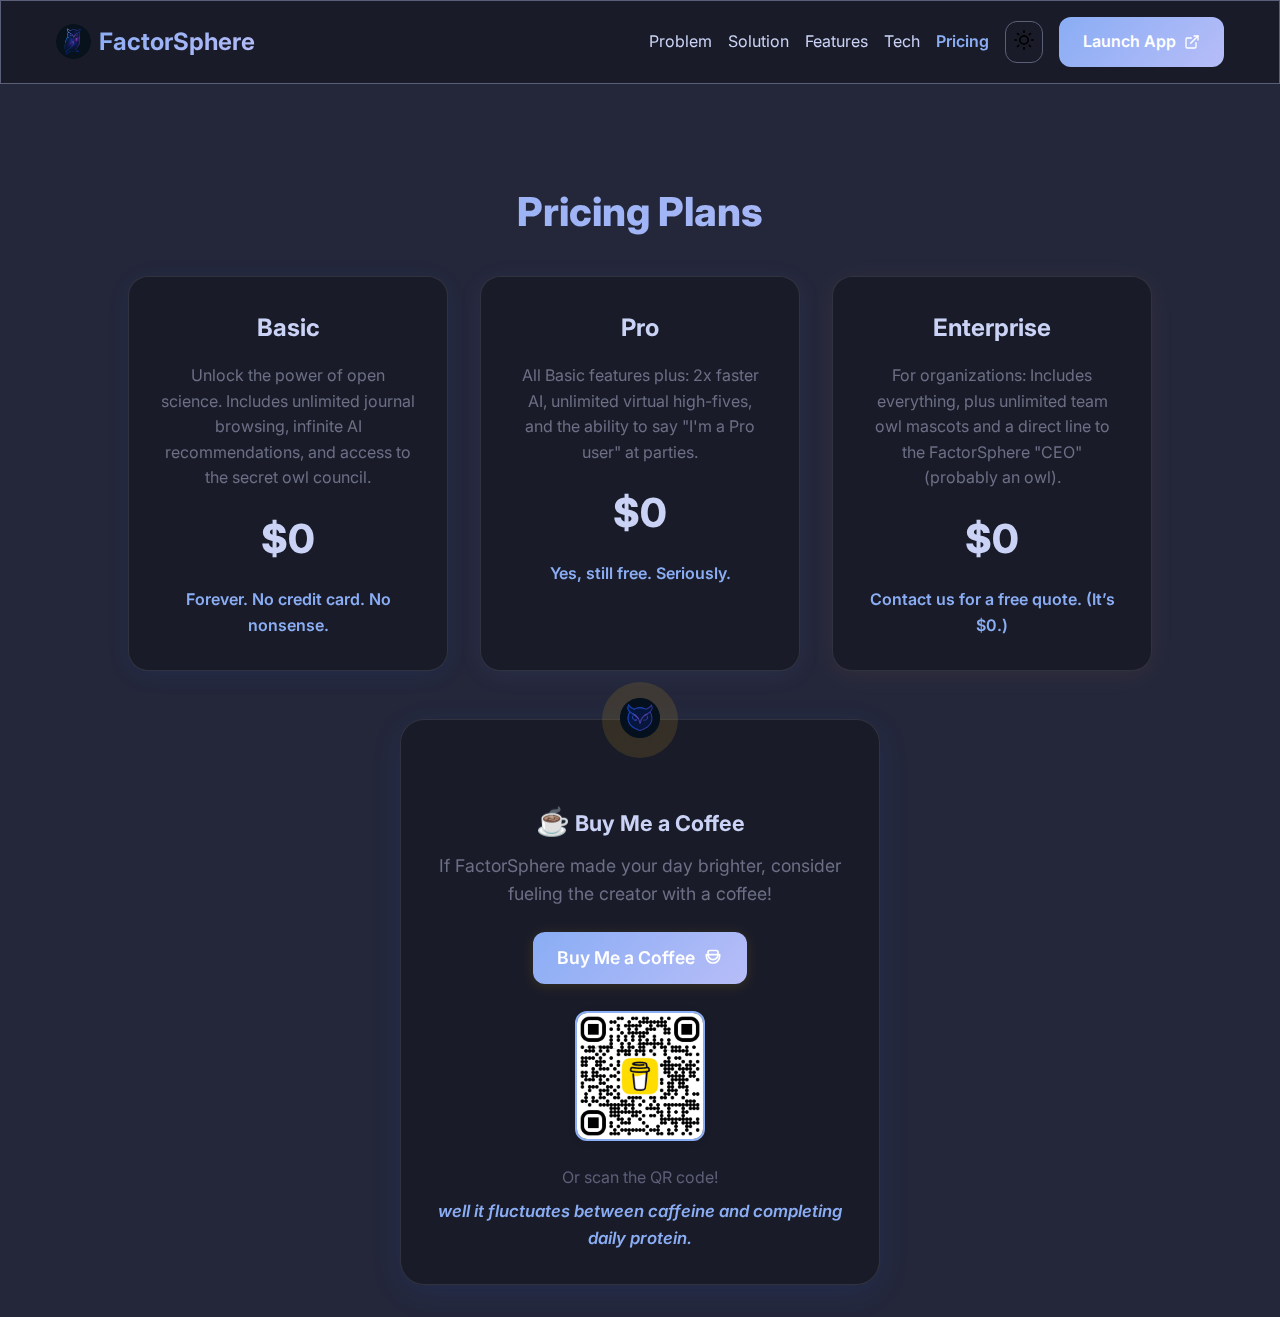
<file: pricing.html>
<!DOCTYPE html>
<html lang="en">
<head>
  <meta charset="UTF-8" />
  <meta name="viewport" content="width=device-width, initial-scale=1.0" />
  <title>FactorSphere Pricing</title>
  <link rel="stylesheet" href="styles.css" />
  <link rel="icon" type="image/svg+xml" href="/img/favicon.svg" />
  <link rel="apple-touch-icon" sizes="180x180" href="/apple-touch-icon.png" />

  <!-- Theme -->
  <script>
    // Prevent flash of wrong theme
    (function() {
      const theme = localStorage.getItem('factorsphere-theme') || 'dark';
      if (theme === 'dark' || (theme === 'system' && window.matchMedia('(prefers-color-scheme: dark)').matches)) {
        document.documentElement.classList.add('dark');
      }
    })();
  </script>
</head>
<body class="min-h-screen bg-background text-foreground overflow-x-hidden">
  <!-- Navigation (copied from index.html, with Pricing added) -->
  <nav class="fixed top-0 left-0 right-0 z-50 glass-effect border-b border-opacity-20" style="border-color: var(--border);">
    <div class="container">
      <div style="display: flex; align-items: center; justify-content: space-between; padding: 1rem 0;">
        <div style="display: flex; align-items: center; gap: 0.5rem;">
          <img src="/img/logo_cr.png" alt="FactorSphere Logo" style="width:2.2rem;height:2.2rem;border-radius:50%;vertical-align:middle;">
          <span style="font-size: 1.5rem; font-weight: 700;" class="gradient-text">FactorSphere</span>
        </div>
        <div style="display: flex; align-items: center; gap: 1rem;">
          <a href="index.html#problem" style="color: var(--foreground); text-decoration: none; transition: color 0.3s ease;">Problem</a>
          <a href="index.html#solution" style="color: var(--foreground); text-decoration: none; transition: color 0.3s ease;">Solution</a>
          <a href="index.html#features" style="color: var(--foreground); text-decoration: none; transition: color 0.3s ease;">Features</a>
          <a href="index.html#technology" style="color: var(--foreground); text-decoration: none; transition: color 0.3s ease;">Tech</a>
          <a href="pricing.html" style="color: var(--primary); text-decoration: none; font-weight: 600;">Pricing</a>
          <button id="theme-toggle" class="btn" style="padding: 0.5rem; background: transparent; border: 1px solid var(--border);">
            <span id="theme-icon">
              <svg width="20" height="20" viewBox="0 0 24 24" fill="none" stroke="currentColor" stroke-width="2" stroke-linecap="round" stroke-linejoin="round"><path d="M21 12.79A9 9 0 1 1 11.21 3 7 7 0 0 0 21 12.79z"/></svg>
            </span>
          </button>
          <a href="https://factorsphere.pages.dev/" target="_blank" class="btn btn-primary" style="display: flex; align-items: center; gap: 0.5rem;">
            Launch App
            <svg width="16" height="16" viewBox="0 0 24 24" fill="none" stroke="currentColor" stroke-width="2" stroke-linecap="round" stroke-linejoin="round"><path d="M18 13v6a2 2 0 0 1-2 2H5a2 2 0 0 1-2-2V8a2 2 0 0 1 2-2h6"/><polyline points="15,3 21,3 21,9"/><line x1="10" y1="14" x2="21" y2="3"/></svg>
          </a>
        </div>
      </div>
    </div>
  </nav>

  <main class="container" style="padding: 6rem 0 2rem 0;">
    <h1 class="gradient-text" style="font-size: 2.5rem; font-weight: 800; text-align: center; margin-bottom: 2rem;">
      Pricing Plans
    </h1>
    <div style="display: flex; flex-wrap: wrap; gap: 2rem; justify-content: center; margin-bottom: 3rem;">
      <div class="glass-effect" style="flex:1 1 260px; min-width:260px; max-width:320px; padding:2rem; border-radius:1.25rem; text-align:center; box-shadow:0 4px 24px 0 rgba(30,102,245,0.08);">
        <h2 style="font-size: 1.5rem; font-weight: 700;">Basic</h2>
        <p style="margin: 1rem 0; color: var(--latte-subtext0);">Unlock the power of open science. Includes unlimited journal browsing, infinite AI recommendations, and access to the secret owl council.</p>
        <div style="font-size: 2.5rem; font-weight: 800; margin: 1rem 0;">$0</div>
        <div style="color: var(--primary); font-weight: 600;">Forever. No credit card. No nonsense.</div>
      </div>
      <div class="glass-effect" style="flex:1 1 260px; min-width:260px; max-width:320px; padding:2rem; border-radius:1.25rem; text-align:center; box-shadow:0 4px 24px 0 rgba(114,135,253,0.08);">
        <h2 style="font-size: 1.5rem; font-weight: 700;">Pro</h2>
        <p style="margin: 1rem 0; color: var(--latte-subtext0);">All Basic features plus: 2x faster AI, unlimited virtual high-fives, and the ability to say "I'm a Pro user" at parties.</p>
        <div style="font-size: 2.5rem; font-weight: 800; margin: 1rem 0;">$0</div>
        <div style="color: var(--primary); font-weight: 600;">Yes, still free. Seriously.</div>
      </div>
      <div class="glass-effect" style="flex:1 1 260px; min-width:260px; max-width:320px; padding:2rem; border-radius:1.25rem; text-align:center; box-shadow:0 4px 24px 0 rgba(220,138,120,0.08);">
        <h2 style="font-size: 1.5rem; font-weight: 700;">Enterprise</h2>
        <p style="margin: 1rem 0; color: var(--latte-subtext0);">For organizations: Includes everything, plus unlimited team owl mascots and a direct line to the FactorSphere "CEO" (probably an owl).</p>
        <div style="font-size: 2.5rem; font-weight: 800; margin: 1rem 0;">$0</div>
        <div style="color: var(--primary); font-weight: 600;">Contact us for a free quote. (It’s $0.)</div>
      </div>
    </div>

    <!-- Attractive Buy Me a Coffee Section -->
    <section class="glass-effect" style="max-width: 480px; margin: 3rem auto 0 auto; padding: 2.5rem 2rem 2rem 2rem; border-radius: 1.5rem; box-shadow: 0 8px 32px 0 rgba(30,102,245,0.10); text-align: center; position: relative; overflow: visible;">
      <div style="position: absolute; top: -2.5rem; left: 50%; transform: translateX(-50%); pointer-events: none;">
        <svg width="80" height="80" viewBox="0 0 80 80" fill="none">
          <circle cx="40" cy="40" r="38" fill="url(#bmc-gradient-unique)" fill-opacity="0.13"/>
          <defs>
            <linearGradient id="bmc-gradient-unique" x1="0" y1="0" x2="80" y2="80" gradientUnits="userSpaceOnUse">
              <stop stop-color="#eab308"/>
              <stop offset="1" stop-color="#fbbf24"/>
            </linearGradient>
          </defs>
        </svg>
        <img src="/img/favicon.svg" alt="Coffee" style="width: 2.5rem; height: 2.5rem; position: absolute; top: 1.1rem; left: 50%; transform: translateX(-50%);" />
      </div>
      <h2 style="font-size: 1.35rem; font-weight: 700; margin-top: 2.5rem; margin-bottom: 0.5rem;">
        <span style="font-size:1.7rem;">☕</span> Buy Me a Coffee
      </h2>
      <p style="font-size: 1.1rem; color: var(--latte-subtext0); margin-bottom: 1.5rem;">
        If FactorSphere made your day brighter, consider fueling the creator with a coffee!
      </p>
      <a href="https://coff.ee/sameermann" target="_blank" class="btn btn-primary" style="display: inline-flex; align-items: center; gap: 0.5rem; font-size: 1.1rem; margin-bottom: 1.2rem; box-shadow:0 2px 12px 0 rgba(234,179,8,0.15);">
        <span>Buy Me a Coffee</span>
        <svg width="20" height="20" fill="none" stroke="currentColor" stroke-width="2" stroke-linecap="round" stroke-linejoin="round" viewBox="0 0 24 24"><path d="M18 8a6 6 0 0 1-12 0"/><path d="M6 8V5a2 2 0 0 1 2-2h8a2 2 0 0 1 2 2v3"/><path d="M6 8h12"/><path d="M4 8v2a8 8 0 0 0 16 0V8"/></svg>
      </a>
      <div style="margin-bottom: 0.5rem;">
        <img src="/img/bmc_qr.png" alt="Buy Me a Coffee QR" style="width: 130px; border-radius: 0.75rem; box-shadow: 0 2px 12px 0 rgba(0,0,0,0.10); margin: 0.5rem auto; border: 2px solid var(--primary);" />
      </div>
      <div style="font-size: 1rem; color: var(--latte-subtext1); margin-bottom: 0.5rem;">
        Or scan the QR code!
      </div>
      <div style="font-size: 1.05rem; color: var(--primary); margin-top: 0.5rem; font-weight:600;">
        <em>well it fluctuates between caffeine and completing daily protein.</em>
      </div>
    </section>
  </main>
  <script src="script.js"></script>
</body>
</html>
</file>
<file: styles.css>
/* Import fonts */
@import url('https://fonts.googleapis.com/css2?family=Inter:wght@300;400;500;600;700;800&family=JetBrains+Mono:wght@400;500;600&display=swap');

/* Reset and base styles */
* {
  margin: 0;
  padding: 0;
  box-sizing: border-box;
}

/* Catppuccin color definitions */
:root {
  /* Catppuccin Latte (Light theme) */
  --latte-rosewater: rgb(220, 138, 120);
  --latte-flamingo: rgb(221, 120, 120);
  --latte-pink: rgb(234, 118, 203);
  --latte-mauve: rgb(136, 57, 239);
  --latte-red: rgb(210, 15, 57);
  --latte-maroon: rgb(230, 69, 83);
  --latte-peach: rgb(254, 100, 11);
  --latte-yellow: rgb(223, 142, 29);
  --latte-green: rgb(64, 160, 43);
  --latte-teal: rgb(23, 146, 153);
  --latte-sky: rgb(4, 165, 229);
  --latte-sapphire: rgb(32, 159, 181);
  --latte-blue: rgb(30, 102, 245);
  --latte-lavender: rgb(114, 135, 253);
  --latte-text: rgb(76, 79, 105);
  --latte-subtext1: rgb(92, 95, 119);
  --latte-subtext0: rgb(108, 111, 133);
  --latte-overlay2: rgb(124, 127, 147);
  --latte-overlay1: rgb(140, 143, 161);
  --latte-overlay0: rgb(156, 160, 176);
  --latte-surface2: rgb(172, 176, 190);
  --latte-surface1: rgb(188, 192, 204);
  --latte-surface0: rgb(204, 208, 218);
  --latte-base: rgb(239, 241, 245);
  --latte-mantle: rgb(230, 233, 239);
  --latte-crust: rgb(220, 224, 232);

  /* Light theme variables */
  --background: var(--latte-base);
  --foreground: var(--latte-text);
  --primary: var(--latte-blue);
  --secondary: var(--latte-surface1);
  --accent: var(--latte-lavender);
  --muted: var(--latte-surface1);
  --border: var(--latte-surface2);
}

.dark {
  /* Catppuccin Macchiato (Dark theme) */
  --macchiato-rosewater: rgb(244, 219, 214);
  --macchiato-flamingo: rgb(240, 198, 198);
  --macchiato-pink: rgb(245, 189, 230);
  --macchiato-mauve: rgb(198, 160, 246);
  --macchiato-red: rgb(237, 135, 150);
  --macchiato-maroon: rgb(238, 153, 160);
  --macchiato-peach: rgb(245, 169, 127);
  --macchiato-yellow: rgb(238, 212, 159);
  --macchiato-green: rgb(166, 218, 149);
  --macchiato-teal: rgb(139, 213, 202);
  --macchiato-sky: rgb(145, 215, 227);
  --macchiato-sapphire: rgb(125, 196, 228);
  --macchiato-blue: rgb(138, 173, 244);
  --macchiato-lavender: rgb(183, 189, 248);
  --macchiato-text: rgb(202, 211, 245);
  --macchiato-subtext1: rgb(184, 192, 224);
  --macchiato-subtext0: rgb(165, 173, 203);
  --macchiato-overlay2: rgb(147, 154, 183);
  --macchiato-overlay1: rgb(128, 135, 162);
  --macchiato-overlay0: rgb(110, 115, 141);
  --macchiato-surface2: rgb(91, 96, 120);
  --macchiato-surface1: rgb(73, 77, 100);
  --macchiato-surface0: rgb(54, 58, 79);
  --macchiato-base: rgb(36, 39, 58);
  --macchiato-mantle: rgb(30, 32, 48);
  --macchiato-crust: rgb(24, 25, 38);

  /* Dark theme variables */
  --background: var(--macchiato-base);
  --foreground: var(--macchiato-text);
  --primary: var(--macchiato-blue);
  --secondary: var(--macchiato-surface1);
  --accent: var(--macchiato-lavender);
  --muted: var(--macchiato-surface1);
  --border: var(--macchiato-surface2);
}

body {
  font-family: 'Inter', sans-serif;
  background-color: var(--background);
  color: var(--foreground);
  line-height: 1.6;
}

/* Utility classes */
.container {
  max-width: 1200px;
  margin: 0 auto;
  padding: 0 1rem;
}

.btn {
  display: inline-flex;
  align-items: center;
  justify-content: center;
  padding: 0.75rem 1.5rem;
  border-radius: 0.75rem;
  font-weight: 600;
  text-decoration: none;
  transition: all 0.3s ease;
  cursor: pointer;
  border: none;
  font-size: 1rem;
}

.btn-primary {
  background: linear-gradient(135deg, var(--latte-blue), var(--latte-lavender));
  color: white;
}

.dark .btn-primary {
  background: linear-gradient(135deg, var(--macchiato-blue), var(--macchiato-lavender));
}

.btn-outline {
  background: transparent;
  border: 2px solid var(--border);
  color: var(--primary);
}

.btn:hover {
  transform: translateY(-2px);
  box-shadow: 0 10px 25px rgba(0, 0, 0, 0.1);
}

.dark .btn:hover {
  box-shadow: 0 10px 25px rgba(0, 0, 0, 0.3);
}

/* Grid pattern background */
.bg-grid-pattern {
  background-image: 
    linear-gradient(rgba(255,255,255,0.1) 1px, transparent 1px),
    linear-gradient(90deg, rgba(255,255,255,0.1) 1px, transparent 1px);
  background-size: 20px 20px;
}

.dark .bg-grid-pattern {
  background-image: 
    linear-gradient(rgba(255,255,255,0.05) 1px, transparent 1px),
    linear-gradient(90deg, rgba(255,255,255,0.05) 1px, transparent 1px);
}

/* Glass effect */
.glass-effect {
  backdrop-filter: blur(10px);
  background: rgba(255, 255, 255, 0.1);
  border: 1px solid rgba(255, 255, 255, 0.2);
}

.dark .glass-effect {
  background: rgba(0, 0, 0, 0.3);
  border: 1px solid rgba(255, 255, 255, 0.1);
}

/* Smooth scrolling */
html {
  scroll-behavior: smooth;
}

/* Custom scrollbar */
::-webkit-scrollbar {
  width: 8px;
}

::-webkit-scrollbar-track {
  background: var(--background);
}

::-webkit-scrollbar-thumb {
  background: var(--border);
  border-radius: 4px;
}

::-webkit-scrollbar-thumb:hover {
  background: var(--accent);
}

/* Animation classes */
.animate-on-scroll {
  opacity: 0;
  transform: translateY(30px);
  transition: all 0.6s ease-out;
}

.animate-on-scroll.visible {
  opacity: 1;
  transform: translateY(0);
}

.animate-on-scroll-left {
  opacity: 0;
  transform: translateX(-50px);
  transition: all 0.6s ease-out;
}

.animate-on-scroll-left.visible {
  opacity: 1;
  transform: translateX(0);
}

.animate-on-scroll-right {
  opacity: 0;
  transform: translateX(50px);
  transition: all 0.6s ease-out;
}

.animate-on-scroll-right.visible {
  opacity: 1;
  transform: translateX(0);
}

/* Gradient text */
.gradient-text {
  background: linear-gradient(135deg, var(--latte-blue), var(--latte-lavender));
  background-clip: text;
  -webkit-background-clip: text;
  -webkit-text-fill-color: transparent;
}

.dark .gradient-text {
  background: linear-gradient(135deg, var(--macchiato-blue), var(--macchiato-lavender));
  background-clip: text;
  -webkit-background-clip: text;
  -webkit-text-fill-color: transparent;
}

/* Section spacing */
section {
  padding: 6rem 0;
}

/* System Architecture Card */
.system-architecture-card {
  background: rgba(204, 208, 218, 0.5); /* latte-surface0 for light mode */
}

.dark .system-architecture-card {
  background: rgba(54, 58, 79, 0.5);    /* macchiato-surface0 for dark mode */
}

/* Responsive design */
@media (max-width: 768px) {
  .container {
    padding: 0 1rem;
  }
  
  section {
    padding: 4rem 0;
  }
  
  .btn {
    padding: 0.625rem 1.25rem;
    font-size: 0.875rem;
  }

  /* Add this to improve Hero Section responsiveness */
  .hero-section {
    min-height: unset !important;
    padding: 3rem 0 !important;
    flex-direction: column !important;
  }
  .hero-section .container {
    padding: 0 0.5rem !important;
  }
  .hero-section h1 {
    font-size: 2rem !important;
  }
  .hero-section p {
    font-size: 1rem !important;
  }
  .hero-section .btn,
  .hero-section .btn-outline {
    width: 100%;
    justify-content: center;
    font-size: 1rem !important;
    padding: 0.75rem 1rem !important;
  }
  .hero-section .glass-effect {
    font-size: 0.95rem !important;
    padding: 0.4rem 0.8rem !important;
  }
  .hero-section [style*="grid-template-columns"] {
    grid-template-columns: 1fr !important;
    gap: 1rem !important;
  }

  /* Responsive Navigation Bar */
  nav .container > div {
    flex-direction: column !important;
    align-items: stretch !important;
    gap: 1rem !important;
    padding: 0.5rem 0 !important;
  }
  nav .container > div > div:first-child {
    justify-content: center !important;
    margin-bottom: 0.5rem !important;
  }
  nav .container > div > div:last-child {
    flex-wrap: wrap !important;
    justify-content: center !important;
    gap: 0.5rem !important;
  }
  nav a,
  nav button {
    font-size: 1rem !important;
    padding: 0.5rem 0.75rem !important;
  }
  nav .btn,
  nav .btn-primary {
    width: 100%;
    justify-content: center;
  }
}

/* Optional: For very small screens */
@media (max-width: 480px) {
  .hero-section h1 {
    font-size: 1.3rem !important;
  }
}
</file>
